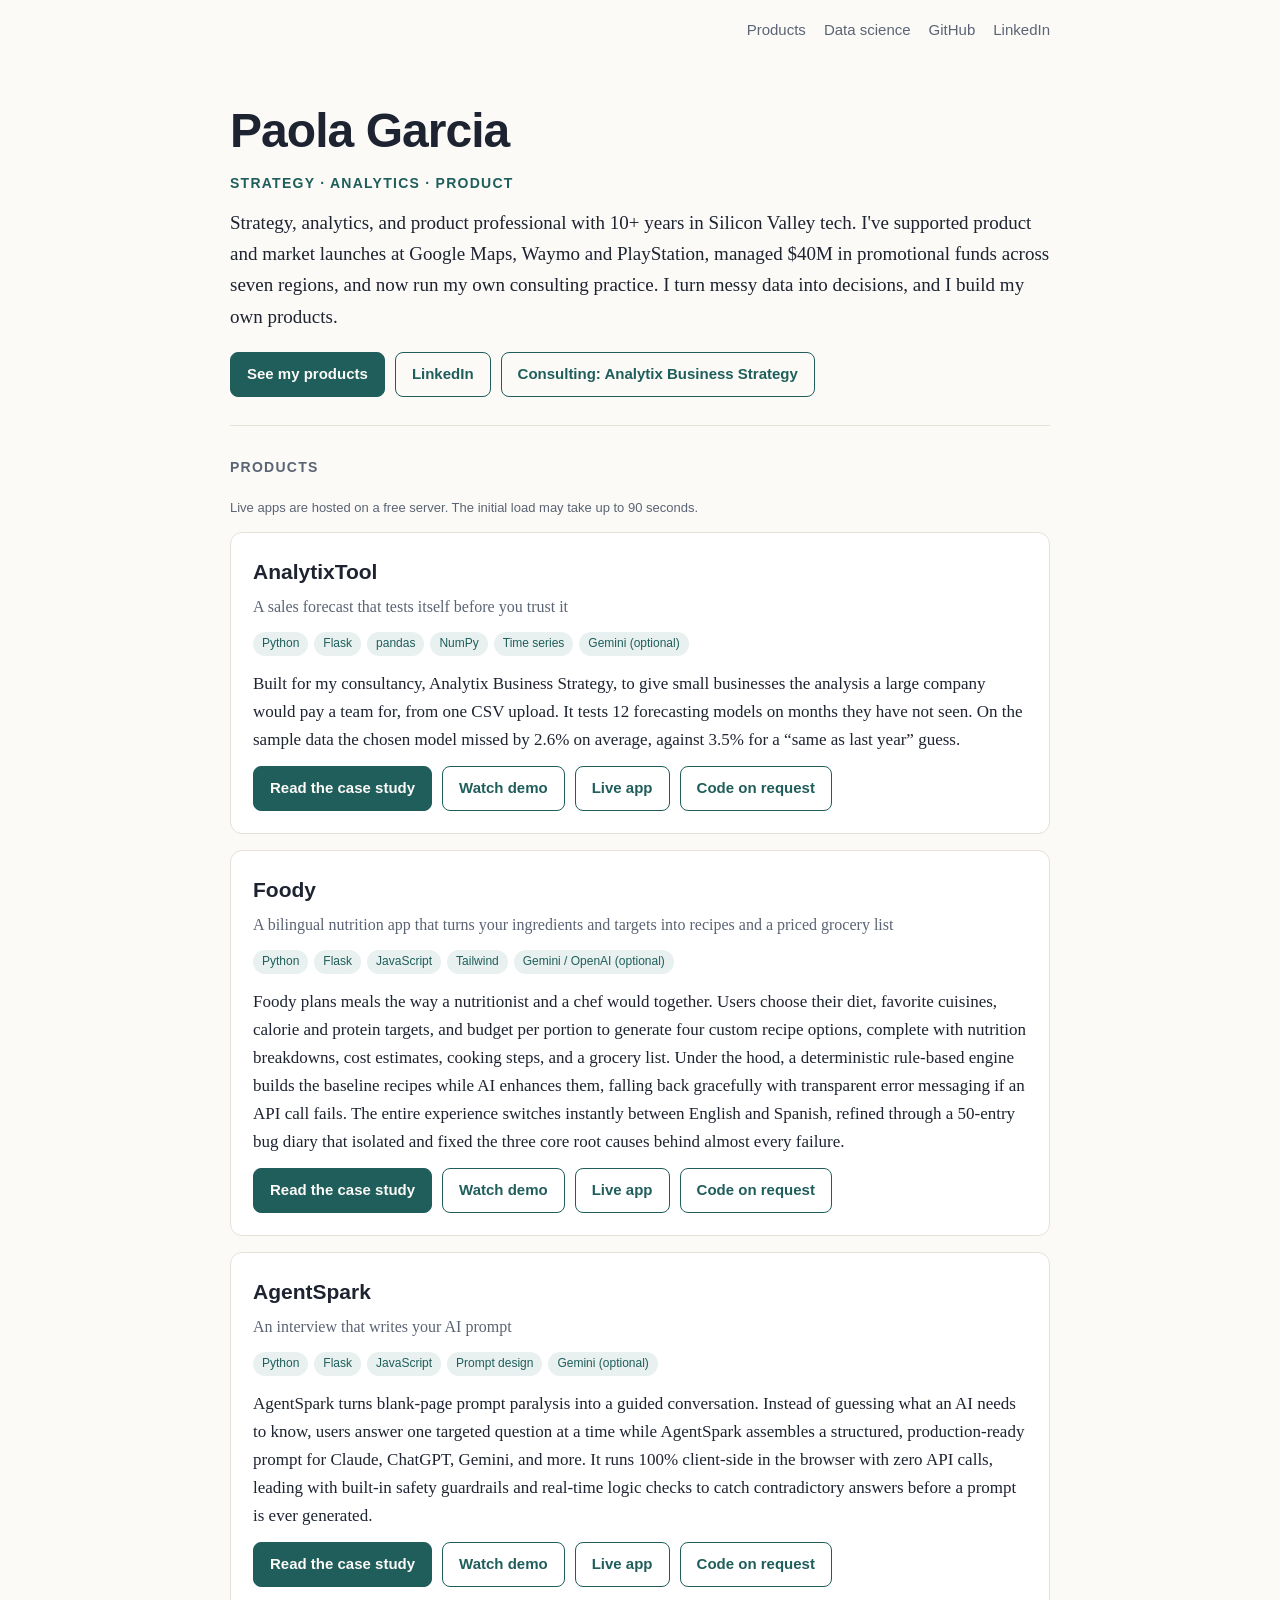
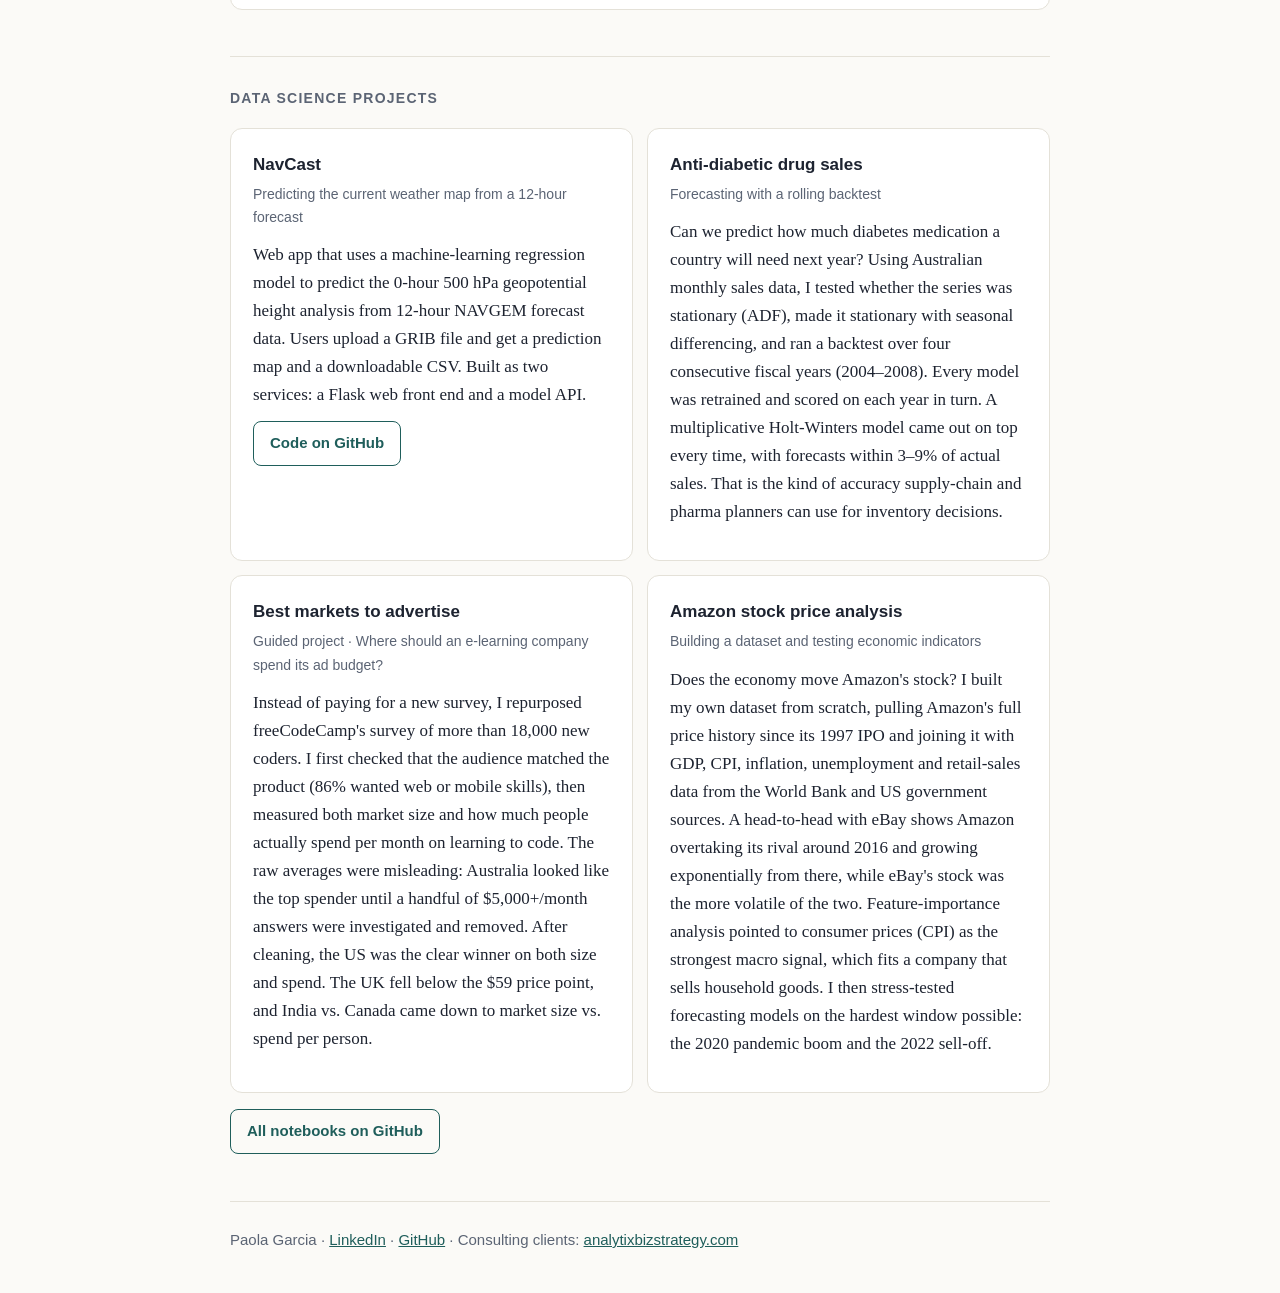
<file: index.html>
<title>Paola Garcia | Business Analytics Portfolio</title><meta name="description" content="Business analytics portfolio: a forecasting app, a bilingual nutrition app and an AI prompt builder, with case studies and demo videos.">
<link rel="stylesheet" href="style.css"></head><body><div class="wrap"><nav><div class="links"><a href="index.html#projects">Products</a><a href="index.html#notebooks">Data science</a><a href="https://github.com/paogarciar">GitHub</a><a href="https://www.linkedin.com/in/paogarciar/">LinkedIn</a></div></nav>
<div class="hero"><h1>Paola Garcia</h1>
<p class="kick">Strategy &middot; Analytics &middot; Product</p>
<p>Strategy, analytics, and product professional with 10+ years in Silicon Valley tech. I've supported product and market launches at Google Maps, Waymo and PlayStation, managed $40M in promotional funds across seven regions, and now run my own consulting practice. I turn messy data into decisions, and I build my own products.</p>
<div class="cta"><a class="btn p" href="#projects">See my products</a><a class="btn" href="https://www.linkedin.com/in/paogarciar/">LinkedIn</a><a class="btn" href="https://analytixbizstrategy.com">Consulting: Analytix Business Strategy</a></div></div>
<section id="projects"><h2>Products</h2><p class="wake"> Live apps are hosted on a free server. The initial load may take up to 90 seconds.</p><div class="card"><h3>AnalytixTool</h3><p class="sub">A sales forecast that tests itself before you trust it</p><div class="tags"><span class="tag">Python</span><span class="tag">Flask</span><span class="tag">pandas</span><span class="tag">NumPy</span><span class="tag">Time series</span><span class="tag">Gemini (optional)</span></div><p>Built for my consultancy, Analytix Business Strategy, to give small businesses the analysis a large company would pay a team for, from one CSV upload. It tests 12 forecasting models on months they have not seen. On the sample data the chosen model missed by 2.6% on average, against 3.5% for a &ldquo;same as last year&rdquo; guess.</p><div class="row"><a class="btn p" href="analytixtool.html">Read the case study</a><a class="btn" href="analytixtool.html#demo">Watch demo</a><a class="btn" href="https://sales-forecast-swot.onrender.com/">Live app</a><a class="btn" href="https://www.linkedin.com/in/paogarciar/" title="Message me on LinkedIn">Code on request</a></div></div><div class="card"><h3>Foody</h3><p class="sub">A bilingual nutrition app that turns your ingredients and targets into recipes and a priced grocery list</p><div class="tags"><span class="tag">Python</span><span class="tag">Flask</span><span class="tag">JavaScript</span><span class="tag">Tailwind</span><span class="tag">Gemini / OpenAI (optional)</span></div><p>Foody plans meals the way a nutritionist and a chef would together. Users choose their diet, favorite cuisines, calorie and protein targets, and budget per portion to generate four custom recipe options, complete with nutrition breakdowns, cost estimates, cooking steps, and a grocery list. Under the hood, a deterministic rule-based engine builds the baseline recipes while AI enhances them, falling back gracefully with transparent error messaging if an API call fails. The entire experience switches instantly between English and Spanish, refined through a 50-entry bug diary that isolated and fixed the three core root causes behind almost every failure.</p><div class="row"><a class="btn p" href="foody.html">Read the case study</a><a class="btn" href="foody.html#demo">Watch demo</a><a class="btn" href="https://foody-5w9l.onrender.com">Live app</a><a class="btn" href="https://www.linkedin.com/in/paogarciar/" title="Message me on LinkedIn">Code on request</a></div></div><div class="card"><h3>AgentSpark</h3><p class="sub">An interview that writes your AI prompt</p><div class="tags"><span class="tag">Python</span><span class="tag">Flask</span><span class="tag">JavaScript</span><span class="tag">Prompt design</span><span class="tag">Gemini (optional)</span></div><p>AgentSpark turns blank-page prompt paralysis into a guided conversation. Instead of guessing what an AI needs to know, users answer one targeted question at a time while AgentSpark assembles a structured, production-ready prompt for Claude, ChatGPT, Gemini, and more. It runs 100% client-side in the browser with zero API calls, leading with built-in safety guardrails and real-time logic checks to catch contradictory answers before a prompt is ever generated.</p><div class="row"><a class="btn p" href="agentspark.html">Read the case study</a><a class="btn" href="agentspark.html#demo">Watch demo</a><a class="btn" href="https://agentspark.onrender.com/">Live app</a><a class="btn" href="https://www.linkedin.com/in/paogarciar/" title="Message me on LinkedIn">Code on request</a></div></div></section>
<section id="notebooks"><h2>Data science projects</h2><div class="grid two"><div class="card"><h3>NavCast</h3><p class="fact">Predicting the current weather map from a 12-hour forecast</p><p>Web app that uses a machine-learning regression model to predict the 0-hour 500 hPa geopotential height analysis from 12-hour NAVGEM forecast data. Users upload a GRIB file and get a prediction map and a downloadable CSV. Built as two services: a Flask web front end and a model API.</p><div class="row"><a class="btn" href="https://github.com/paogarciar/NavCast">Code on GitHub</a></div></div><div class="card"><h3>Anti-diabetic drug sales</h3><p class="fact">Forecasting with a rolling backtest</p><p>Can we predict how much diabetes medication a country will need next year? Using Australian monthly sales data, I tested whether the series was stationary (ADF), made it stationary with seasonal differencing, and ran a backtest over four consecutive fiscal years (2004&ndash;2008). Every model was retrained and scored on each year in turn. A multiplicative Holt-Winters model came out on top every time, with forecasts within 3&ndash;9% of actual sales. That is the kind of accuracy supply-chain and pharma planners can use for inventory decisions.</p></div><div class="card"><h3>Best markets to advertise</h3><p class="fact">Guided project &middot; Where should an e-learning company spend its ad budget?</p><p>Instead of paying for a new survey, I repurposed freeCodeCamp's survey of more than 18,000 new coders. I first checked that the audience matched the product (86% wanted web or mobile skills), then measured both market size and how much people actually spend per month on learning to code. The raw averages were misleading: Australia looked like the top spender until a handful of $5,000+/month answers were investigated and removed. After cleaning, the US was the clear winner on both size and spend. The UK fell below the $59 price point, and India vs. Canada came down to market size vs. spend per person.</p></div><div class="card"><h3>Amazon stock price analysis</h3><p class="fact">Building a dataset and testing economic indicators</p><p>Does the economy move Amazon's stock? I built my own dataset from scratch, pulling Amazon's full price history since its 1997 IPO and joining it with GDP, CPI, inflation, unemployment and retail-sales data from the World Bank and US government sources. A head-to-head with eBay shows Amazon overtaking its rival around 2016 and growing exponentially from there, while eBay's stock was the more volatile of the two. Feature-importance analysis pointed to consumer prices (CPI) as the strongest macro signal, which fits a company that sells household goods. I then stress-tested forecasting models on the hardest window possible: the 2020 pandemic boom and the 2022 sell-off.</p></div></div><p style="margin-top:16px"><a class="btn" href="https://github.com/paogarciar/Data-Science-Notebooks">All notebooks on GitHub</a></p></section>

<footer>Paola Garcia &middot; <a href="https://www.linkedin.com/in/paogarciar/">LinkedIn</a> &middot; <a href="https://github.com/paogarciar">GitHub</a> &middot; Consulting clients: <a href="https://analytixbizstrategy.com">analytixbizstrategy.com</a></footer></div></body></html>
</file>
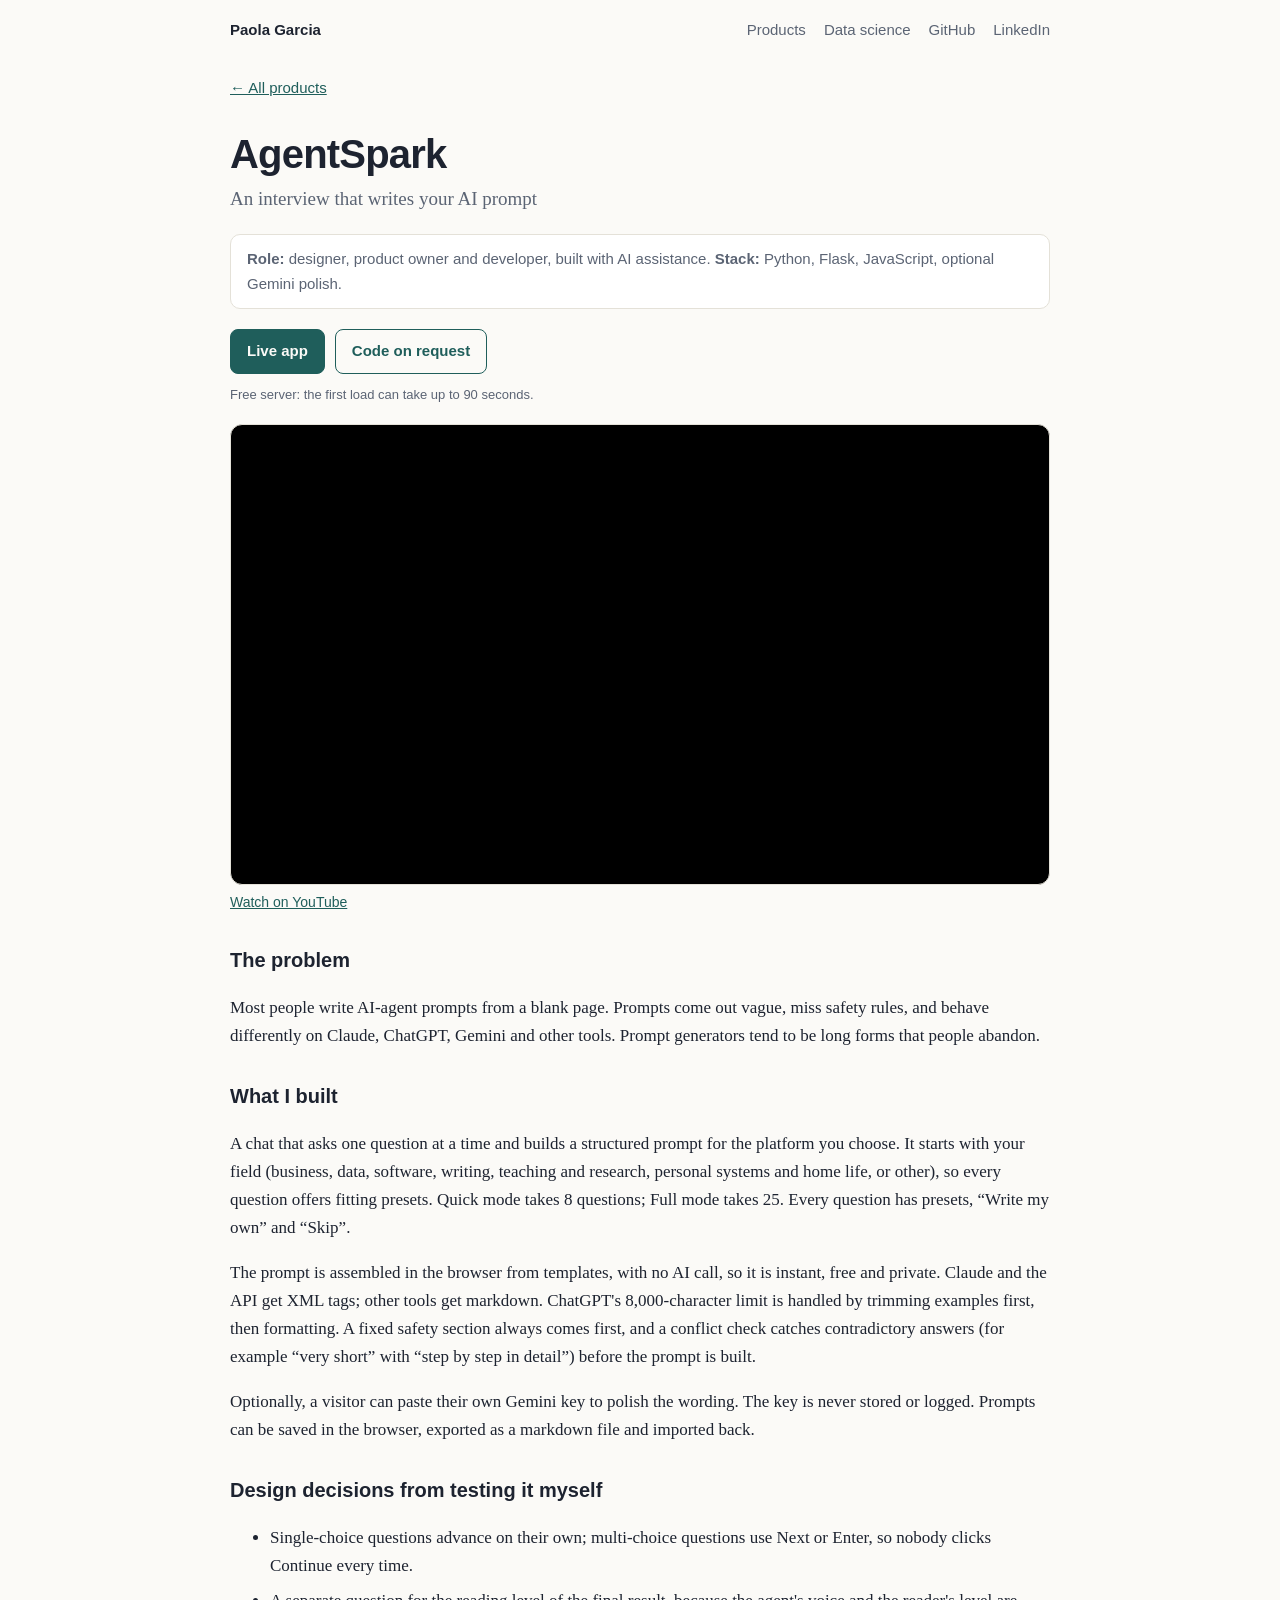
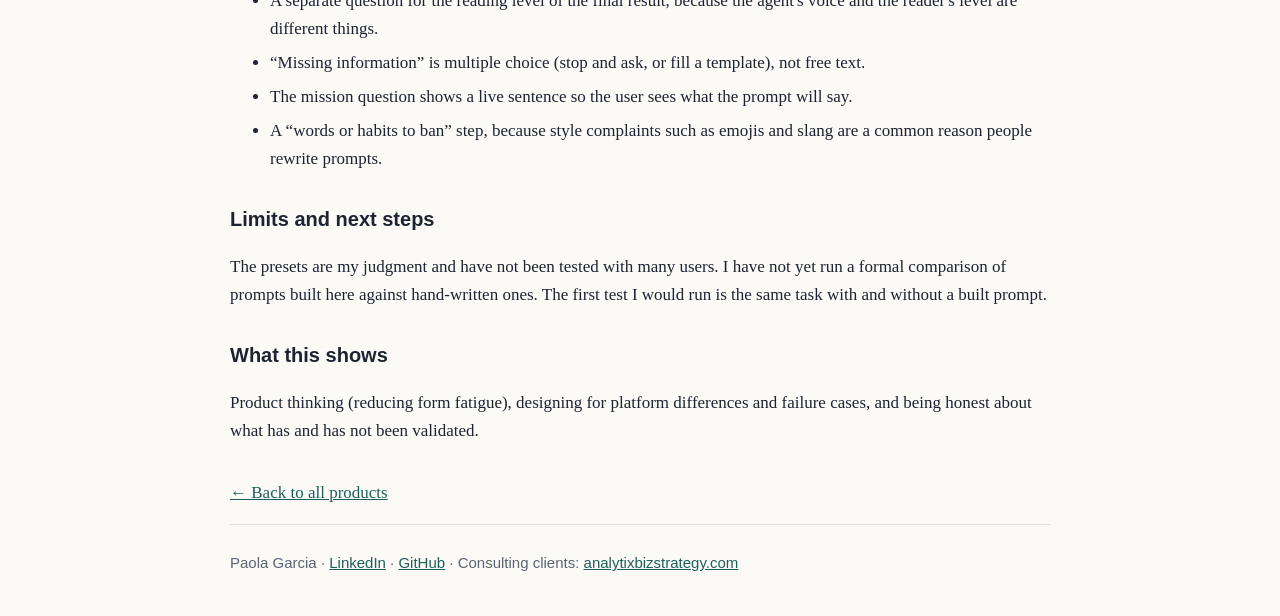
<file: agentspark.html>
<!doctype html><html lang="en"><head><meta charset="utf-8"><meta name="viewport" content="width=device-width,initial-scale=1">
<title>AgentSpark case study | Paola Garcia</title><meta name="description" content="An interview that writes your AI prompt">
<link rel="stylesheet" href="style.css"></head><body class="cs"><div class="wrap"><nav><a class="name" href="index.html">Paola Garcia</a><div class="links"><a href="index.html#projects">Products</a><a href="index.html#notebooks">Data science</a><a href="https://github.com/paogarciar">GitHub</a><a href="https://www.linkedin.com/in/paogarciar/">LinkedIn</a></div></nav><p class="back"><a href="index.html#projects">&larr; All products</a></p><h1>AgentSpark</h1><p class="lede">An interview that writes your AI prompt</p><div class="meta"><b>Role:</b> designer, product owner and developer, built with AI assistance. <b>Stack:</b> Python, Flask, JavaScript, optional Gemini polish.</div><div class="row" style="margin-bottom:10px"><a class="btn p" href="https://agentspark.onrender.com/">Live app</a><a class="btn" href="https://www.linkedin.com/in/paogarciar/" title="Message me on LinkedIn">Code on request</a></div><p class="wake">Free server: the first load can take up to 90 seconds.</p><div id="demo"><div class="vid"><iframe src="https://www.youtube-nocookie.com/embed/5RPqbLmFapc" title="AgentSpark demo video" loading="lazy" allow="accelerometer; encrypted-media; picture-in-picture" allowfullscreen></iframe></div><p class="fact"><a href="https://www.youtube.com/watch?v=5RPqbLmFapc">Watch on YouTube</a></p></div><h3>The problem</h3><p>Most people write AI-agent prompts from a blank page. Prompts come out vague, miss safety rules, and behave differently on Claude, ChatGPT, Gemini and other tools. Prompt generators tend to be long forms that people abandon.</p>
<h3>What I built</h3><p>A chat that asks one question at a time and builds a structured prompt for the platform you choose. It starts with your field (business, data, software, writing, teaching and research, personal systems and home life, or other), so every question offers fitting presets. Quick mode takes 8 questions; Full mode takes 25. Every question has presets, &ldquo;Write my own&rdquo; and &ldquo;Skip&rdquo;.</p>
<p>The prompt is assembled in the browser from templates, with no AI call, so it is instant, free and private. Claude and the API get XML tags; other tools get markdown. ChatGPT's 8,000-character limit is handled by trimming examples first, then formatting. A fixed safety section always comes first, and a conflict check catches contradictory answers (for example &ldquo;very short&rdquo; with &ldquo;step by step in detail&rdquo;) before the prompt is built.</p>
<p>Optionally, a visitor can paste their own Gemini key to polish the wording. The key is never stored or logged. Prompts can be saved in the browser, exported as a markdown file and imported back.</p>
<h3>Design decisions from testing it myself</h3><ul><li>Single-choice questions advance on their own; multi-choice questions use Next or Enter, so nobody clicks Continue every time.</li><li>A separate question for the reading level of the final result, because the agent's voice and the reader's level are different things.</li><li>&ldquo;Missing information&rdquo; is multiple choice (stop and ask, or fill a template), not free text.</li><li>The mission question shows a live sentence so the user sees what the prompt will say.</li><li>A &ldquo;words or habits to ban&rdquo; step, because style complaints such as emojis and slang are a common reason people rewrite prompts.</li></ul>
<h3>Limits and next steps</h3><p>The presets are my judgment and have not been tested with many users. I have not yet run a formal comparison of prompts built here against hand-written ones. The first test I would run is the same task with and without a built prompt.</p>
<h3>What this shows</h3><p>Product thinking (reducing form fatigue), designing for platform differences and failure cases, and being honest about what has and has not been validated.</p><p style="margin-top:34px"><a href="index.html#projects">&larr; Back to all products</a></p><footer>Paola Garcia &middot; <a href="https://www.linkedin.com/in/paogarciar/">LinkedIn</a> &middot; <a href="https://github.com/paogarciar">GitHub</a> &middot; Consulting clients: <a href="https://analytixbizstrategy.com">analytixbizstrategy.com</a></footer></div></body></html>
</file>
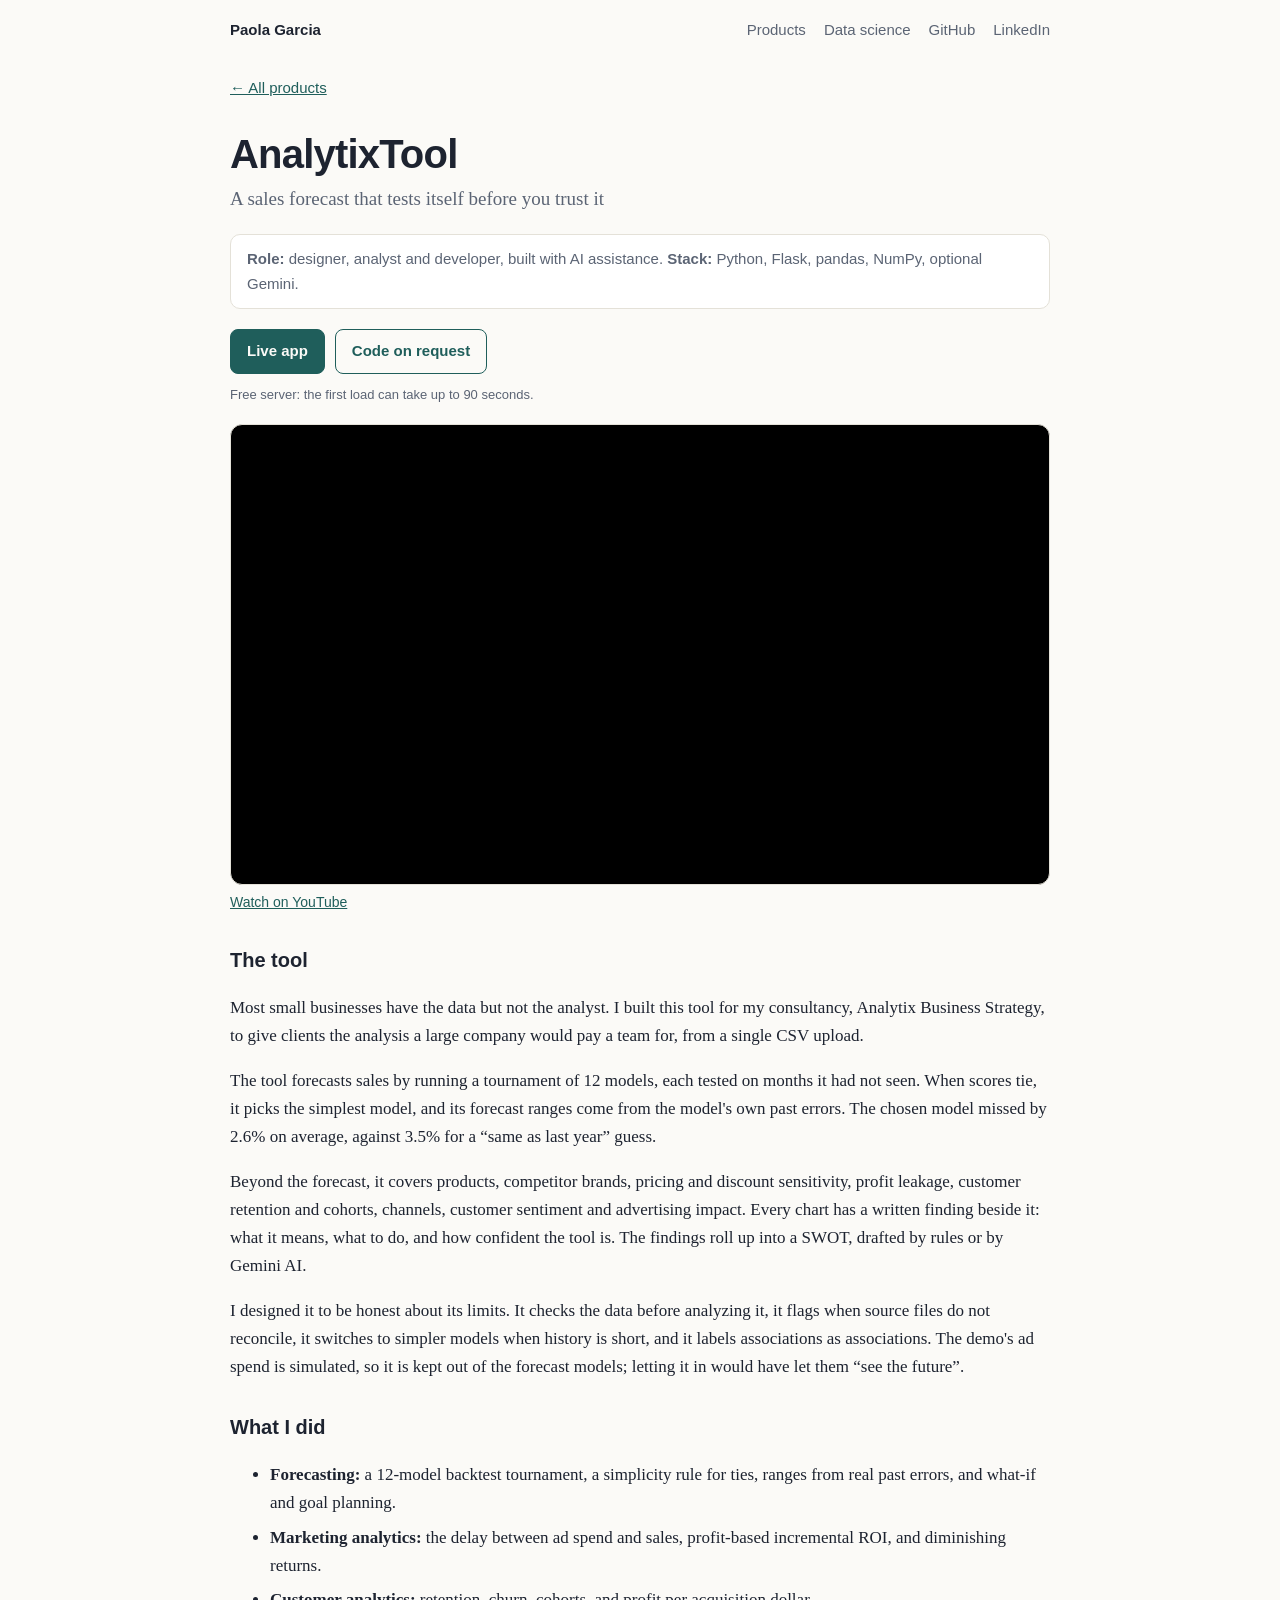
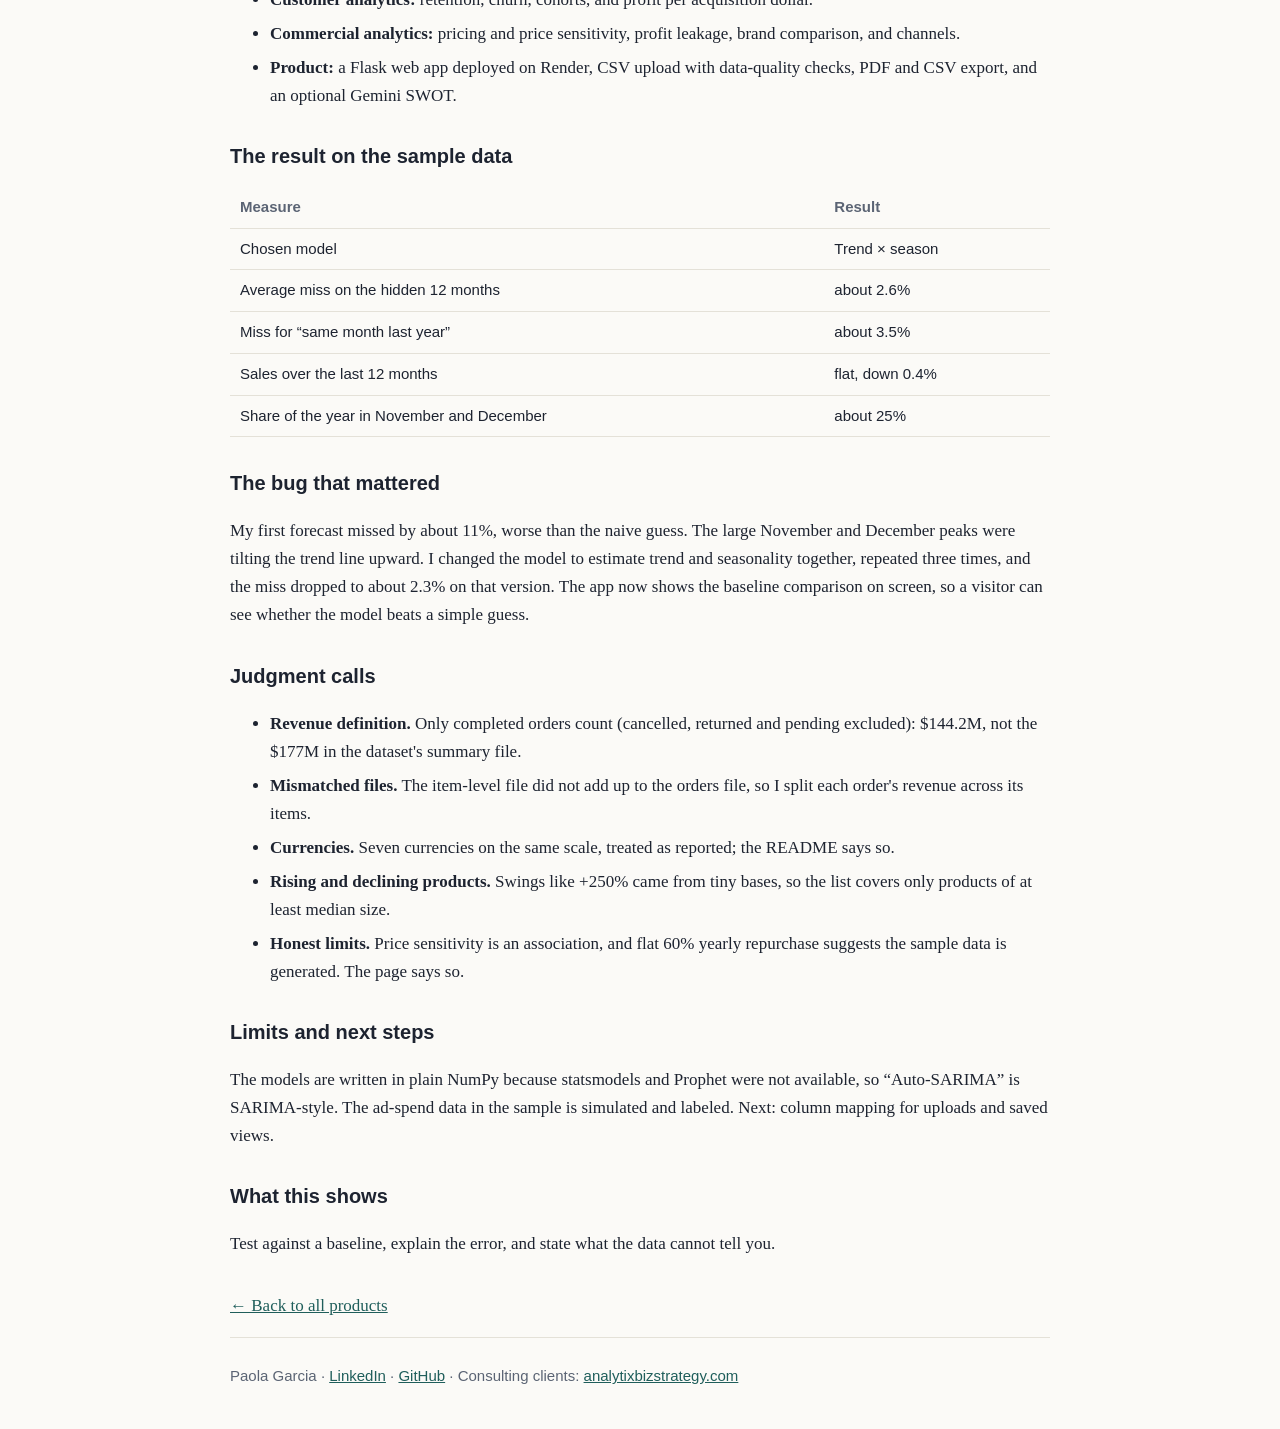
<file: analytixtool.html>
<!doctype html><html lang="en"><head><meta charset="utf-8"><meta name="viewport" content="width=device-width,initial-scale=1">
<title>AnalytixTool case study | Paola Garcia</title><meta name="description" content="A sales forecast that tests itself before you trust it">
<link rel="stylesheet" href="style.css"></head><body class="cs"><div class="wrap"><nav><a class="name" href="index.html">Paola Garcia</a><div class="links"><a href="index.html#projects">Products</a><a href="index.html#notebooks">Data science</a><a href="https://github.com/paogarciar">GitHub</a><a href="https://www.linkedin.com/in/paogarciar/">LinkedIn</a></div></nav><p class="back"><a href="index.html#projects">&larr; All products</a></p><h1>AnalytixTool</h1><p class="lede">A sales forecast that tests itself before you trust it</p><div class="meta"><b>Role:</b> designer, analyst and developer, built with AI assistance. <b>Stack:</b> Python, Flask, pandas, NumPy, optional Gemini.</div><div class="row" style="margin-bottom:10px"><a class="btn p" href="https://sales-forecast-swot.onrender.com/">Live app</a><a class="btn" href="https://www.linkedin.com/in/paogarciar/" title="Message me on LinkedIn">Code on request</a></div><p class="wake">Free server: the first load can take up to 90 seconds.</p><div id="demo"><div class="vid"><iframe src="https://www.youtube-nocookie.com/embed/v8oh4icT5xE" title="AnalytixTool demo video" loading="lazy" allow="accelerometer; encrypted-media; picture-in-picture" allowfullscreen></iframe></div><p class="fact"><a href="https://www.youtube.com/watch?v=v8oh4icT5xE">Watch on YouTube</a></p></div><h3>The tool</h3><p>Most small businesses have the data but not the analyst. I built this tool for my consultancy, Analytix Business Strategy, to give clients the analysis a large company would pay a team for, from a single CSV upload.</p>
<p>The tool forecasts sales by running a tournament of 12 models, each tested on months it had not seen. When scores tie, it picks the simplest model, and its forecast ranges come from the model's own past errors. The chosen model missed by 2.6% on average, against 3.5% for a &ldquo;same as last year&rdquo; guess.</p>
<p>Beyond the forecast, it covers products, competitor brands, pricing and discount sensitivity, profit leakage, customer retention and cohorts, channels, customer sentiment and advertising impact. Every chart has a written finding beside it: what it means, what to do, and how confident the tool is. The findings roll up into a SWOT, drafted by rules or by Gemini AI.</p>
<p>I designed it to be honest about its limits. It checks the data before analyzing it, it flags when source files do not reconcile, it switches to simpler models when history is short, and it labels associations as associations. The demo's ad spend is simulated, so it is kept out of the forecast models; letting it in would have let them &ldquo;see the future&rdquo;.</p>
<h3>What I did</h3><ul><li><b>Forecasting:</b> a 12-model backtest tournament, a simplicity rule for ties, ranges from real past errors, and what-if and goal planning.</li>
<li><b>Marketing analytics:</b> the delay between ad spend and sales, profit-based incremental ROI, and diminishing returns.</li>
<li><b>Customer analytics:</b> retention, churn, cohorts, and profit per acquisition dollar.</li>
<li><b>Commercial analytics:</b> pricing and price sensitivity, profit leakage, brand comparison, and channels.</li>
<li><b>Product:</b> a Flask web app deployed on Render, CSV upload with data-quality checks, PDF and CSV export, and an optional Gemini SWOT.</li></ul>
<h3>The result on the sample data</h3>
<table><tr><th>Measure</th><th>Result</th></tr><tr><td>Chosen model</td><td>Trend &times; season</td></tr><tr><td>Average miss on the hidden 12 months</td><td>about 2.6%</td></tr><tr><td>Miss for &ldquo;same month last year&rdquo;</td><td>about 3.5%</td></tr><tr><td>Sales over the last 12 months</td><td>flat, down 0.4%</td></tr><tr><td>Share of the year in November and December</td><td>about 25%</td></tr></table>
<h3>The bug that mattered</h3><p>My first forecast missed by about 11%, worse than the naive guess. The large November and December peaks were tilting the trend line upward. I changed the model to estimate trend and seasonality together, repeated three times, and the miss dropped to about 2.3% on that version. The app now shows the baseline comparison on screen, so a visitor can see whether the model beats a simple guess.</p>
<h3>Judgment calls</h3><ul><li><b>Revenue definition.</b> Only completed orders count (cancelled, returned and pending excluded): $144.2M, not the $177M in the dataset's summary file.</li><li><b>Mismatched files.</b> The item-level file did not add up to the orders file, so I split each order's revenue across its items.</li><li><b>Currencies.</b> Seven currencies on the same scale, treated as reported; the README says so.</li><li><b>Rising and declining products.</b> Swings like +250% came from tiny bases, so the list covers only products of at least median size.</li><li><b>Honest limits.</b> Price sensitivity is an association, and flat 60% yearly repurchase suggests the sample data is generated. The page says so.</li></ul>
<h3>Limits and next steps</h3><p>The models are written in plain NumPy because statsmodels and Prophet were not available, so &ldquo;Auto-SARIMA&rdquo; is SARIMA-style. The ad-spend data in the sample is simulated and labeled. Next: column mapping for uploads and saved views.</p>
<h3>What this shows</h3><p>Test against a baseline, explain the error, and state what the data cannot tell you.</p><p style="margin-top:34px"><a href="index.html#projects">&larr; Back to all products</a></p><footer>Paola Garcia &middot; <a href="https://www.linkedin.com/in/paogarciar/">LinkedIn</a> &middot; <a href="https://github.com/paogarciar">GitHub</a> &middot; Consulting clients: <a href="https://analytixbizstrategy.com">analytixbizstrategy.com</a></footer></div></body></html>
</file>
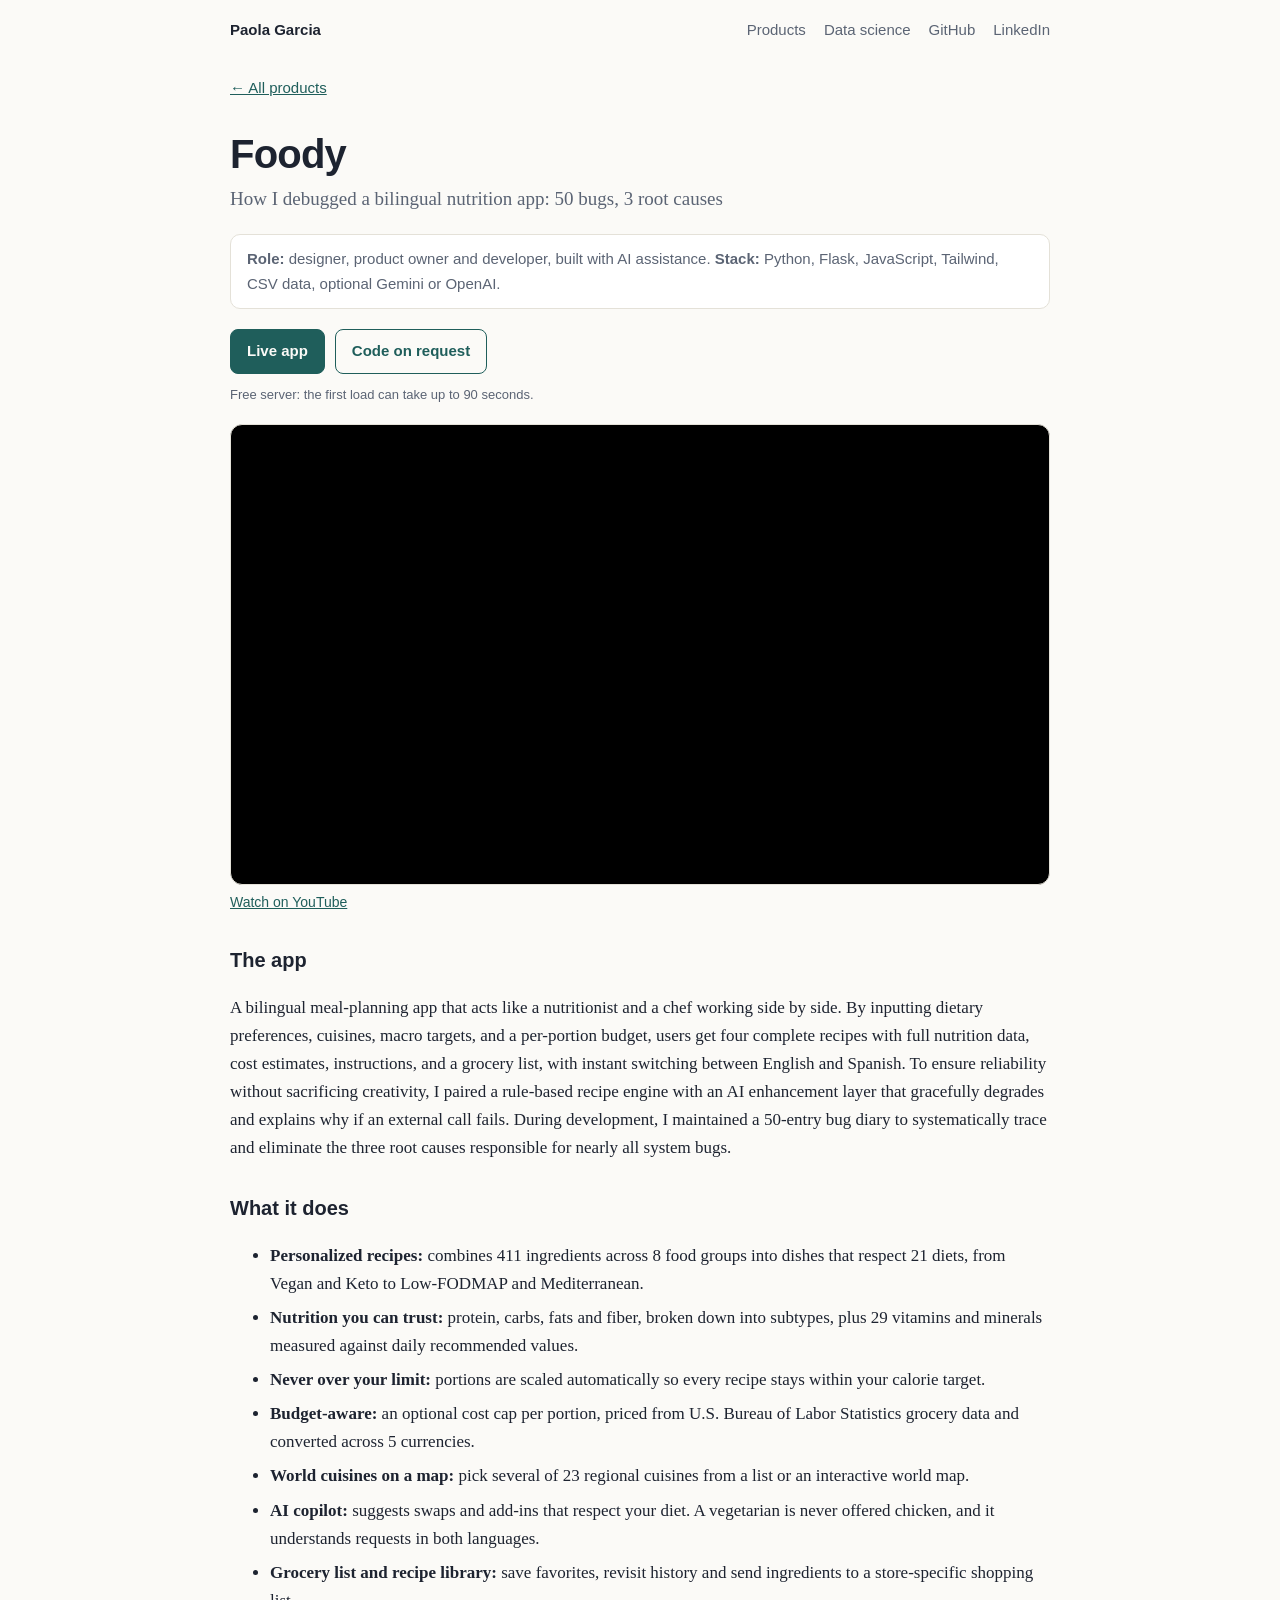
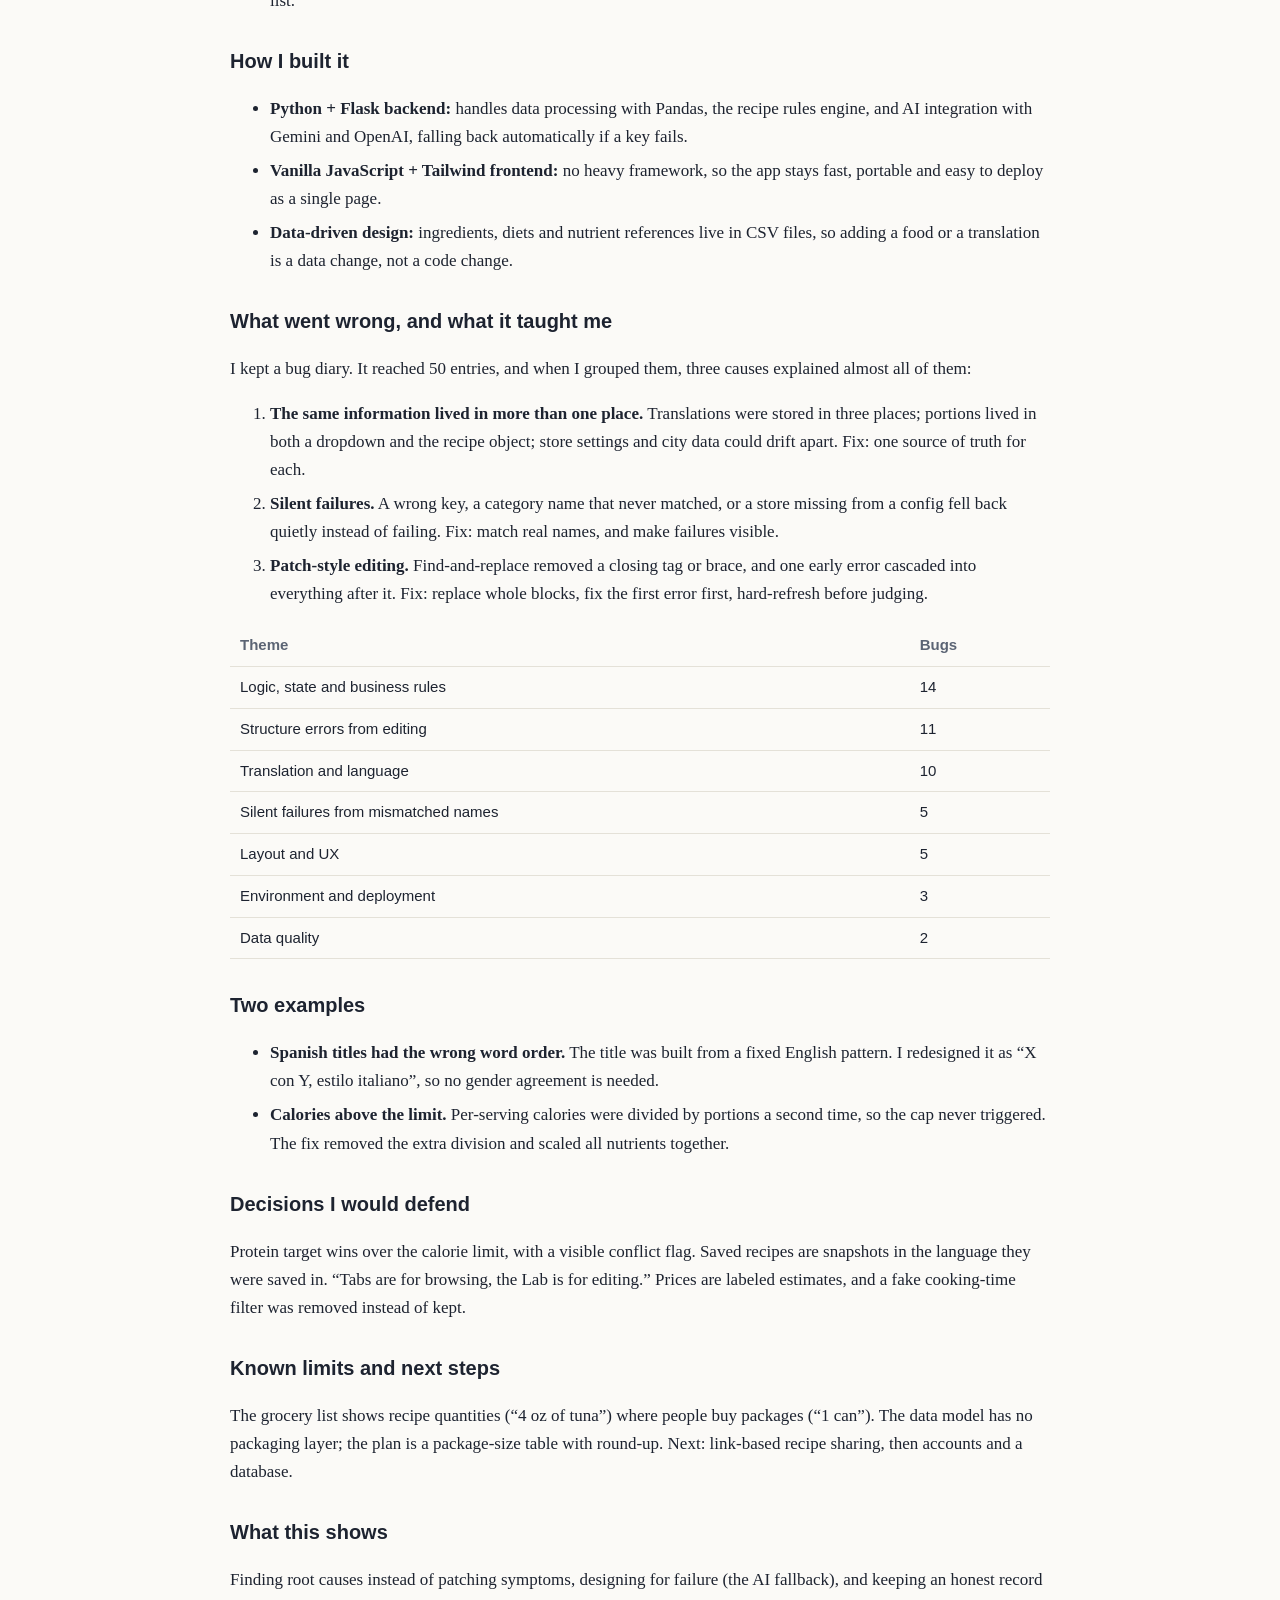
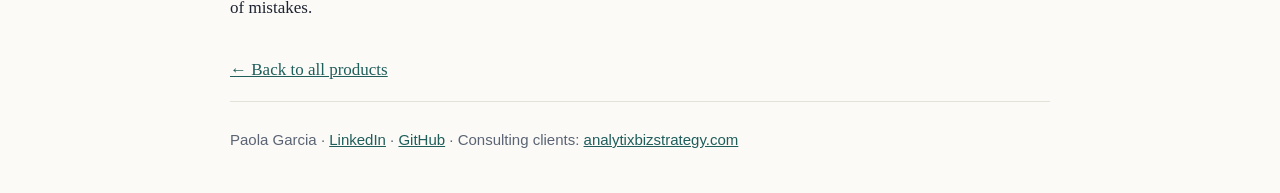
<file: foody.html>
<!doctype html><html lang="en"><head><meta charset="utf-8"><meta name="viewport" content="width=device-width,initial-scale=1">
<title>Foody case study | Paola Garcia</title><meta name="description" content="A bilingual nutrition app that turns your ingredients and targets into recipes and a priced grocery list">
<link rel="stylesheet" href="style.css"></head><body class="cs"><div class="wrap"><nav><a class="name" href="index.html">Paola Garcia</a><div class="links"><a href="index.html#projects">Products</a><a href="index.html#notebooks">Data science</a><a href="https://github.com/paogarciar">GitHub</a><a href="https://www.linkedin.com/in/paogarciar/">LinkedIn</a></div></nav><p class="back"><a href="index.html#projects">&larr; All products</a></p><h1>Foody</h1><p class="lede">How I debugged a bilingual nutrition app: 50 bugs, 3 root causes</p><div class="meta"><b>Role:</b> designer, product owner and developer, built with AI assistance. <b>Stack:</b> Python, Flask, JavaScript, Tailwind, CSV data, optional Gemini or OpenAI.</div><div class="row" style="margin-bottom:10px"><a class="btn p" href="https://foody-5w9l.onrender.com">Live app</a><a class="btn" href="https://www.linkedin.com/in/paogarciar/" title="Message me on LinkedIn">Code on request</a></div><p class="wake">Free server: the first load can take up to 90 seconds.</p><div id="demo"><div class="vid"><iframe src="https://www.youtube-nocookie.com/embed/JO-dzuV6plQ" title="Foody demo video" loading="lazy" allow="accelerometer; encrypted-media; picture-in-picture" allowfullscreen></iframe></div><p class="fact"><a href="https://www.youtube.com/watch?v=JO-dzuV6plQ">Watch on YouTube</a></p></div><h3>The app</h3><p>A bilingual meal-planning app that acts like a nutritionist and a chef working side by side. By inputting dietary preferences, cuisines, macro targets, and a per-portion budget, users get four complete recipes with full nutrition data, cost estimates, instructions, and a grocery list, with instant switching between English and Spanish. To ensure reliability without sacrificing creativity, I paired a rule-based recipe engine with an AI enhancement layer that gracefully degrades and explains why if an external call fails. During development, I maintained a 50-entry bug diary to systematically trace and eliminate the three root causes responsible for nearly all system bugs.</p>
<h3>What it does</h3><ul><li><b>Personalized recipes:</b> combines 411 ingredients across 8 food groups into dishes that respect 21 diets, from Vegan and Keto to Low-FODMAP and Mediterranean.</li>
<li><b>Nutrition you can trust:</b> protein, carbs, fats and fiber, broken down into subtypes, plus 29 vitamins and minerals measured against daily recommended values.</li>
<li><b>Never over your limit:</b> portions are scaled automatically so every recipe stays within your calorie target.</li>
<li><b>Budget-aware:</b> an optional cost cap per portion, priced from U.S. Bureau of Labor Statistics grocery data and converted across 5 currencies.</li>
<li><b>World cuisines on a map:</b> pick several of 23 regional cuisines from a list or an interactive world map.</li>
<li><b>AI copilot:</b> suggests swaps and add-ins that respect your diet. A vegetarian is never offered chicken, and it understands requests in both languages.</li>
<li><b>Grocery list and recipe library:</b> save favorites, revisit history and send ingredients to a store-specific shopping list.</li></ul>
<h3>How I built it</h3><ul><li><b>Python + Flask backend:</b> handles data processing with Pandas, the recipe rules engine, and AI integration with Gemini and OpenAI, falling back automatically if a key fails.</li>
<li><b>Vanilla JavaScript + Tailwind frontend:</b> no heavy framework, so the app stays fast, portable and easy to deploy as a single page.</li>
<li><b>Data-driven design:</b> ingredients, diets and nutrient references live in CSV files, so adding a food or a translation is a data change, not a code change.</li></ul>
<h3>What went wrong, and what it taught me</h3><p>I kept a bug diary. It reached 50 entries, and when I grouped them, three causes explained almost all of them:</p>
<ol><li><b>The same information lived in more than one place.</b> Translations were stored in three places; portions lived in both a dropdown and the recipe object; store settings and city data could drift apart. Fix: one source of truth for each.</li>
<li><b>Silent failures.</b> A wrong key, a category name that never matched, or a store missing from a config fell back quietly instead of failing. Fix: match real names, and make failures visible.</li>
<li><b>Patch-style editing.</b> Find-and-replace removed a closing tag or brace, and one early error cascaded into everything after it. Fix: replace whole blocks, fix the first error first, hard-refresh before judging.</li></ol>
<table><tr><th>Theme</th><th>Bugs</th></tr><tr><td>Logic, state and business rules</td><td>14</td></tr><tr><td>Structure errors from editing</td><td>11</td></tr><tr><td>Translation and language</td><td>10</td></tr><tr><td>Silent failures from mismatched names</td><td>5</td></tr><tr><td>Layout and UX</td><td>5</td></tr><tr><td>Environment and deployment</td><td>3</td></tr><tr><td>Data quality</td><td>2</td></tr></table>
<h3>Two examples</h3><ul><li><b>Spanish titles had the wrong word order.</b> The title was built from a fixed English pattern. I redesigned it as &ldquo;X con Y, estilo italiano&rdquo;, so no gender agreement is needed.</li><li><b>Calories above the limit.</b> Per-serving calories were divided by portions a second time, so the cap never triggered. The fix removed the extra division and scaled all nutrients together.</li></ul>
<h3>Decisions I would defend</h3><p>Protein target wins over the calorie limit, with a visible conflict flag. Saved recipes are snapshots in the language they were saved in. &ldquo;Tabs are for browsing, the Lab is for editing.&rdquo; Prices are labeled estimates, and a fake cooking-time filter was removed instead of kept.</p>
<h3>Known limits and next steps</h3><p>The grocery list shows recipe quantities (&ldquo;4 oz of tuna&rdquo;) where people buy packages (&ldquo;1 can&rdquo;). The data model has no packaging layer; the plan is a package-size table with round-up. Next: link-based recipe sharing, then accounts and a database.</p>
<h3>What this shows</h3><p>Finding root causes instead of patching symptoms, designing for failure (the AI fallback), and keeping an honest record of mistakes.</p><p style="margin-top:34px"><a href="index.html#projects">&larr; Back to all products</a></p><footer>Paola Garcia &middot; <a href="https://www.linkedin.com/in/paogarciar/">LinkedIn</a> &middot; <a href="https://github.com/paogarciar">GitHub</a> &middot; Consulting clients: <a href="https://analytixbizstrategy.com">analytixbizstrategy.com</a></footer></div></body></html>
</file>
<file: style.css>
:root{color-scheme:light;--bg:#fbfaf7;--fg:#1d2330;--mut:#5b6474;--card:#fff;--line:#e4e1d8;--acc:#1f5e5b;--acc2:#e8f1f0;--hi:#b4532a}
*{box-sizing:border-box}html{scroll-behavior:smooth}
body{margin:0;background:var(--bg);color:var(--fg);font:17px/1.65 Georgia,'Iowan Old Style',serif}
a{color:var(--acc)}
.wrap{max-width:860px;margin:0 auto;padding:0 20px}
h1,h2,h3,.sans,nav,.btn,.tag{font-family:-apple-system,'Segoe UI',Helvetica,Arial,sans-serif}
nav{display:flex;gap:18px;flex-wrap:wrap;justify-content:space-between;align-items:center;padding:18px 0;font-size:15px}
nav .links{display:flex;gap:18px;flex-wrap:wrap}nav a{text-decoration:none;color:var(--mut)}nav a:hover{color:var(--acc)}
nav .links:only-child{margin-left:auto}
nav .name{font-weight:700;color:var(--fg)}
.hero{padding:44px 0 28px}
.hero h1{font-size:clamp(32px,6vw,48px);line-height:1.1;margin:0 0 14px;letter-spacing:-.02em}
.kick{font-family:-apple-system,'Segoe UI',sans-serif;font-size:14px!important;letter-spacing:.09em;text-transform:uppercase;color:var(--acc)!important;margin:0 0 12px!important;font-weight:600}
.hero p{font-size:19px;max-width:none;color:var(--fg);margin:0 0 20px}
.cta{display:flex;gap:10px;flex-wrap:wrap}
.btn{display:inline-block;padding:9px 16px;border-radius:8px;border:1px solid var(--acc);color:var(--acc);text-decoration:none;font-size:15px;font-weight:600}
.btn.p{background:var(--acc);color:var(--bg)}
.btn:hover{opacity:.85}
section{padding:30px 0;border-top:1px solid var(--line)}
h2{font-size:14px;letter-spacing:.09em;text-transform:uppercase;color:var(--mut);margin:0 0 18px}
.card{background:var(--card);border:1px solid var(--line);border-radius:12px;padding:22px;margin:0 0 16px}
.card h3{margin:0 0 4px;font-size:21px}
.card .sub{color:var(--mut);margin:0 0 12px;font-size:16px}
.card p{margin:0 0 12px}
.tags{display:flex;gap:6px;flex-wrap:wrap;margin:0 0 14px}
.tag{font-size:12px;background:var(--acc2);color:var(--acc);padding:2px 9px;border-radius:99px}
.row{display:flex;gap:10px;flex-wrap:wrap}
.grid{display:grid;grid-template-columns:repeat(auto-fit,minmax(230px,1fr));gap:14px}
.grid.two{grid-template-columns:repeat(auto-fit,minmax(320px,1fr))}
.grid .card{margin:0}.grid .card h3{font-size:17px}
.wake{font-family:-apple-system,'Segoe UI',sans-serif;font-size:13px;color:var(--mut);margin:0 0 14px}
@media(max-width:380px){.wake{font-size:12px;padding:8px 10px}}
.fact{font-family:-apple-system,'Segoe UI',sans-serif;font-size:14px;color:var(--mut);margin:0 0 12px}
footer{border-top:1px solid var(--line);padding:26px 0 40px;color:var(--mut);font-size:15px;font-family:-apple-system,'Segoe UI',sans-serif}
.cs h1{font-size:clamp(28px,5vw,40px);line-height:1.15;margin:30px 0 6px;letter-spacing:-.02em}
.cs .lede{font-size:19px;color:var(--mut);margin:0 0 20px}
.cs h3{font-size:20px;margin:30px 0 8px}
.cs table{border-collapse:collapse;width:100%;margin:14px 0;font-family:-apple-system,'Segoe UI',sans-serif;font-size:15px}
.cs th,.cs td{border-bottom:1px solid var(--line);padding:8px 10px;text-align:left}
.cs th{color:var(--mut);font-weight:600}
.cs li{margin:6px 0}
.meta{font-family:-apple-system,'Segoe UI',sans-serif;font-size:15px;color:var(--mut);background:var(--card);border:1px solid var(--line);border-radius:10px;padding:12px 16px;margin:0 0 20px}
.vid{position:relative;aspect-ratio:16/9;margin:18px 0 6px;border-radius:12px;overflow:hidden;border:1px solid var(--line);background:#000}
.vid iframe{position:absolute;inset:0;width:100%;height:100%;border:0}
.back{font-family:-apple-system,'Segoe UI',sans-serif;font-size:15px}
</file>
